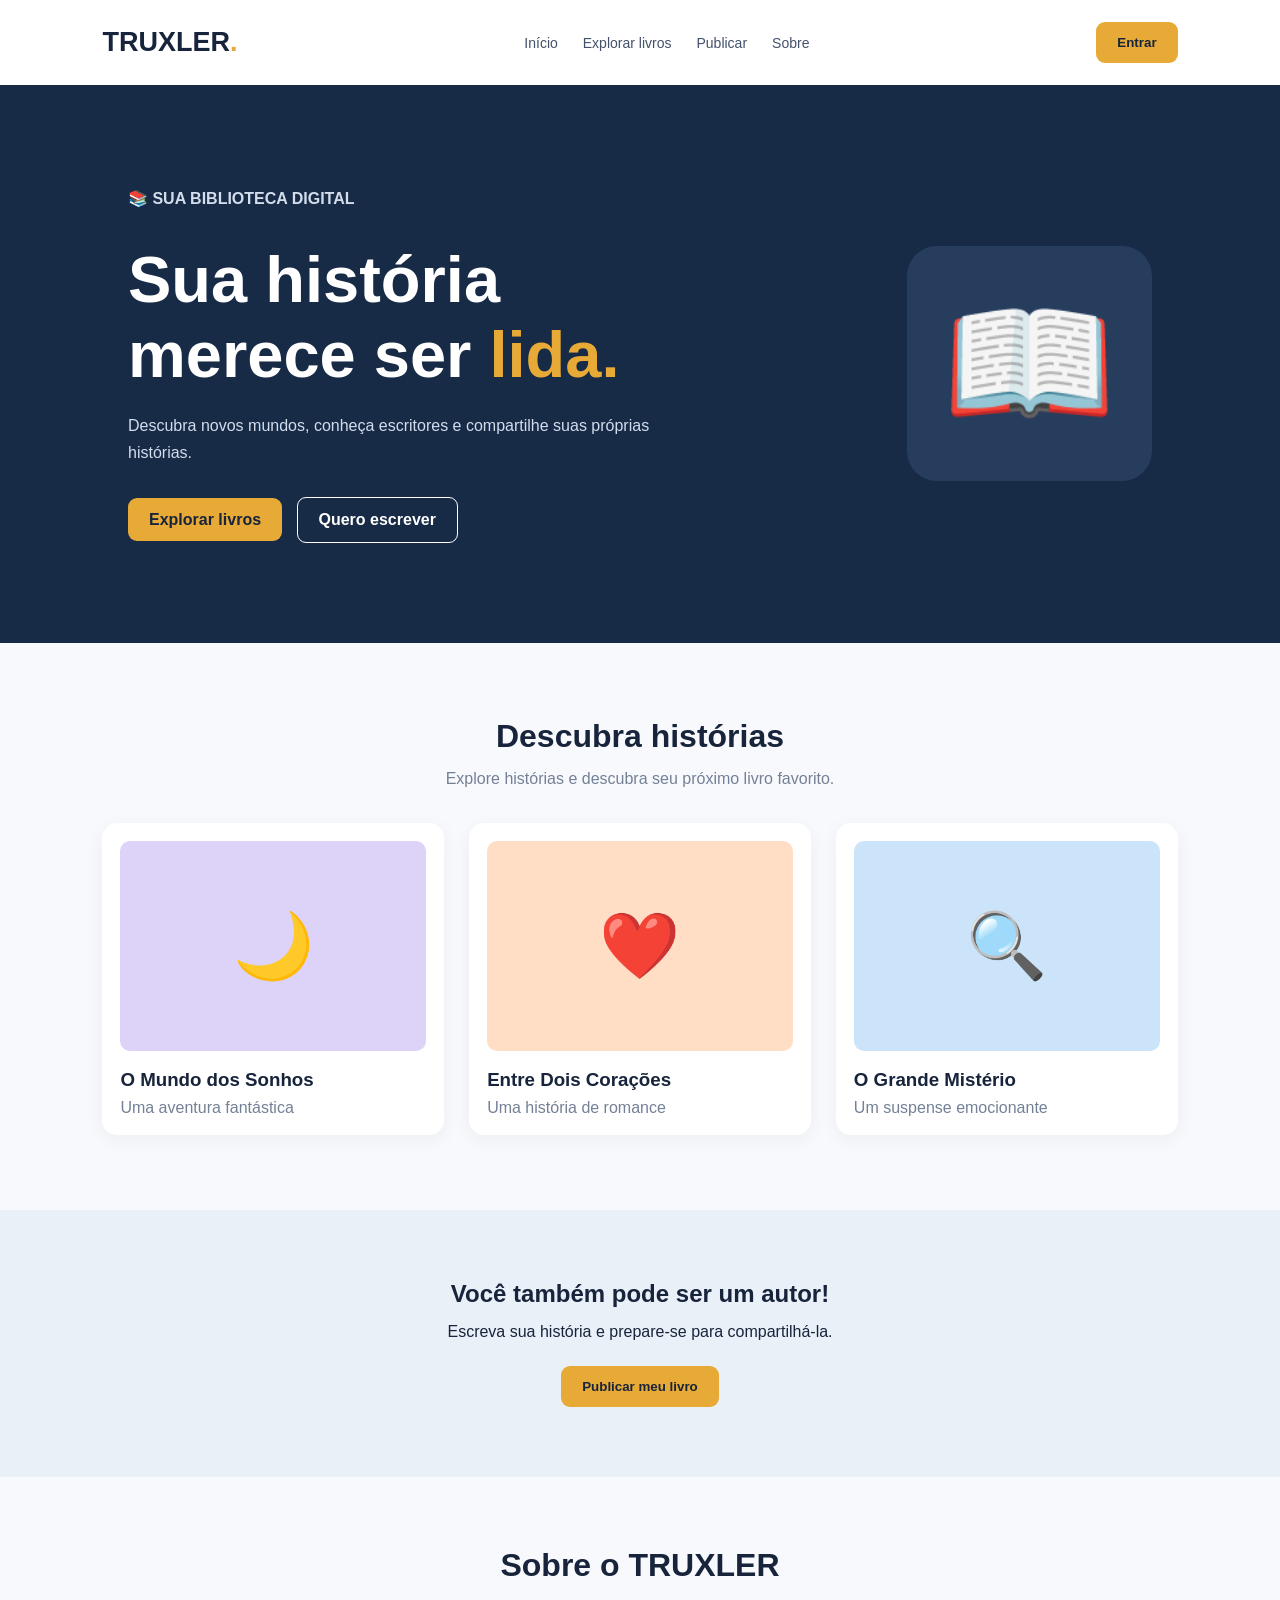
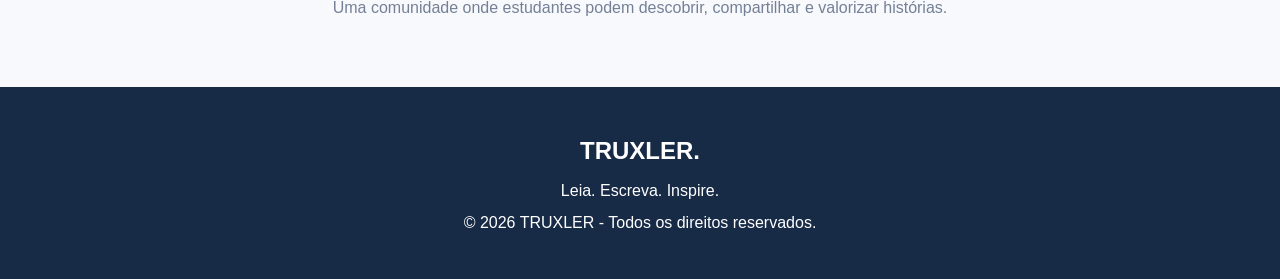
<file: index.html>
<!DOCTYPE html>
<html lang="pt-BR">
<head>
  <meta charset="UTF-8">
  <meta name="viewport" content="width=device-width, initial-scale=1.0">
  <title>TRUXLER - Sua história merece ser lida</title>
  <link rel="stylesheet" href="style.css">
</head>
<body>

<header>
  <h1>TRUXLER<span>.</span></h1>
  <nav>
    <a href="#">Início</a>
    <a href="#livros">Explorar livros</a>
    <a href="#publicar">Publicar</a>
    <a href="#sobre">Sobre</a>
  </nav>
  <button onclick="alert('Cadastro disponível em breve!')">
    Entrar
  </button>
</header>

<main>
  <section class="hero">
    <div>
      <p class="tag">📚 SUA BIBLIOTECA DIGITAL</p>
      <h2>Sua história merece ser <span>lida.</span></h2>
      <p>
        Descubra novos mundos, conheça escritores
        e compartilhe suas próprias histórias.
      </p>
      <a href="#livros" class="primary">Explorar livros</a>
      <a href="#publicar" class="secondary">Quero escrever</a>
    </div>
    <div class="hero-image">📖</div>
  </section>

  <section id="livros" class="books">
    <h2>Descubra histórias</h2>
    <p>Explore histórias e descubra seu próximo livro favorito.</p>

    <div class="book-grid">
      <article class="book">
        <div class="cover purple">🌙</div>
        <h3>O Mundo dos Sonhos</h3>
        <p>Uma aventura fantástica</p>
      </article>

      <article class="book">
        <div class="cover orange">❤️</div>
        <h3>Entre Dois Corações</h3>
        <p>Uma história de romance</p>
      </article>

      <article class="book">
        <div class="cover blue">🔍</div>
        <h3>O Grande Mistério</h3>
        <p>Um suspense emocionante</p>
      </article>
    </div>
  </section>

  <section id="publicar" class="publish">
    <h2>Você também pode ser um autor!</h2>
    <p>Escreva sua história e prepare-se para compartilhá-la.</p>
    <button onclick="alert('Área de publicação em breve!')">
      Publicar meu livro
    </button>
  </section>

  <section id="sobre" class="about">
    <h2>Sobre o TRUXLER</h2>
    <p>
      Uma comunidade onde estudantes podem descobrir,
      compartilhar e valorizar histórias.
    </p>
  </section>
</main>

<footer>
  <h2>TRUXLER.</h2>
  <p>Leia. Escreva. Inspire.</p>
  <p>© 2026 TRUXLER - Todos os direitos reservados.</p>
</footer>

<script src="script.js"></script>
</body>
</html>
</file>
<file: style.css>
* {
  margin: 0;
  padding: 0;
  box-sizing: border-box;
}

html {
  scroll-behavior: smooth;
}

body {
  font-family: Arial, sans-serif;
  background: #f8f9fc;
  color: #17243b;
}

header {
  display: flex;
  justify-content: space-between;
  align-items: center;
  padding: 22px 8%;
  background: white;
  flex-wrap: wrap;
  gap: 18px;
}

header h1 {
  font-size: 27px;
  font-weight: 900;
}

header h1 span,
.hero h2 span {
  color: #e7aa36;
}

nav {
  display: flex;
  gap: 25px;
  flex-wrap: wrap;
}

nav a {
  text-decoration: none;
  color: #44516a;
  font-size: 14px;
}

button, .primary, .secondary {
  cursor: pointer;
  border: none;
  padding: 13px 21px;
  border-radius: 9px;
  font-weight: bold;
  text-decoration: none;
}

header button, .primary, .publish button {
  background: #e7aa36;
  color: #17243b;
}

.hero {
  background: #172a46;
  color: white;
  padding: 100px 10%;
  display: flex;
  justify-content: space-between;
  align-items: center;
  gap: 40px;
}

.hero > div:first-child {
  max-width: 550px;
}

.tag {
  color: #e7aa36;
  margin-bottom: 25px;
  font-weight: bold;
}

.hero h2 {
  font-size: clamp(38px, 6vw, 65px);
  margin-bottom: 20px;
}

.hero p {
  line-height: 1.7;
  margin-bottom: 30px;
  color: #d3ddec;
}

.secondary {
  display: inline-block;
  border: 1px solid white;
  color: white;
  margin-left: 10px;
}

.hero-image {
  font-size: 140px;
  background: #263d5d;
  padding: 35px;
  border-radius: 30px;
}

.books {
  padding: 75px 8%;
  text-align: center;
}

.books h2, .about h2 {
  font-size: 32px;
  margin-bottom: 15px;
}

.books > p {
  color: #738096;
  margin-bottom: 35px;
}

.book-grid {
  display: grid;
  grid-template-columns: repeat(3, 1fr);
  gap: 25px;
}

.book {
  background: white;
  padding: 18px;
  border-radius: 15px;
  text-align: left;
  box-shadow: 0 5px 20px #17243b0d;
}

.cover {
  height: 210px;
  border-radius: 10px;
  display: grid;
  place-items: center;
  font-size: 65px;
  margin-bottom: 18px;
}

.purple { background: #ddd2f7; }
.orange { background: #ffdec5; }
.blue { background: #cce4fa; }

.book h3 {
  margin-bottom: 8px;
}

.book p, .about p {
  color: #738096;
}

.publish {
  background: #eaf0f8;
  text-align: center;
  padding: 70px 20px;
}

.publish h2 {
  margin-bottom: 15px;
}

.publish p {
  margin-bottom: 25px;
}

.about {
  text-align: center;
  padding: 70px 20px;
}

footer {
  background: #172a46;
  color: white;
  padding: 40px 8%;
  text-align: center;
  line-height: 2;
}

@media (max-width: 700px) {
  header {
    justify-content: center;
  }

  nav {
    justify-content: center;
  }

  .hero {
    flex-direction: column;
    text-align: center;
    padding: 65px 7%;
  }

  .hero-image {
    font-size: 90px;
  }

  .book-grid {
    grid-template-columns: 1fr;
  }
}
</file>
